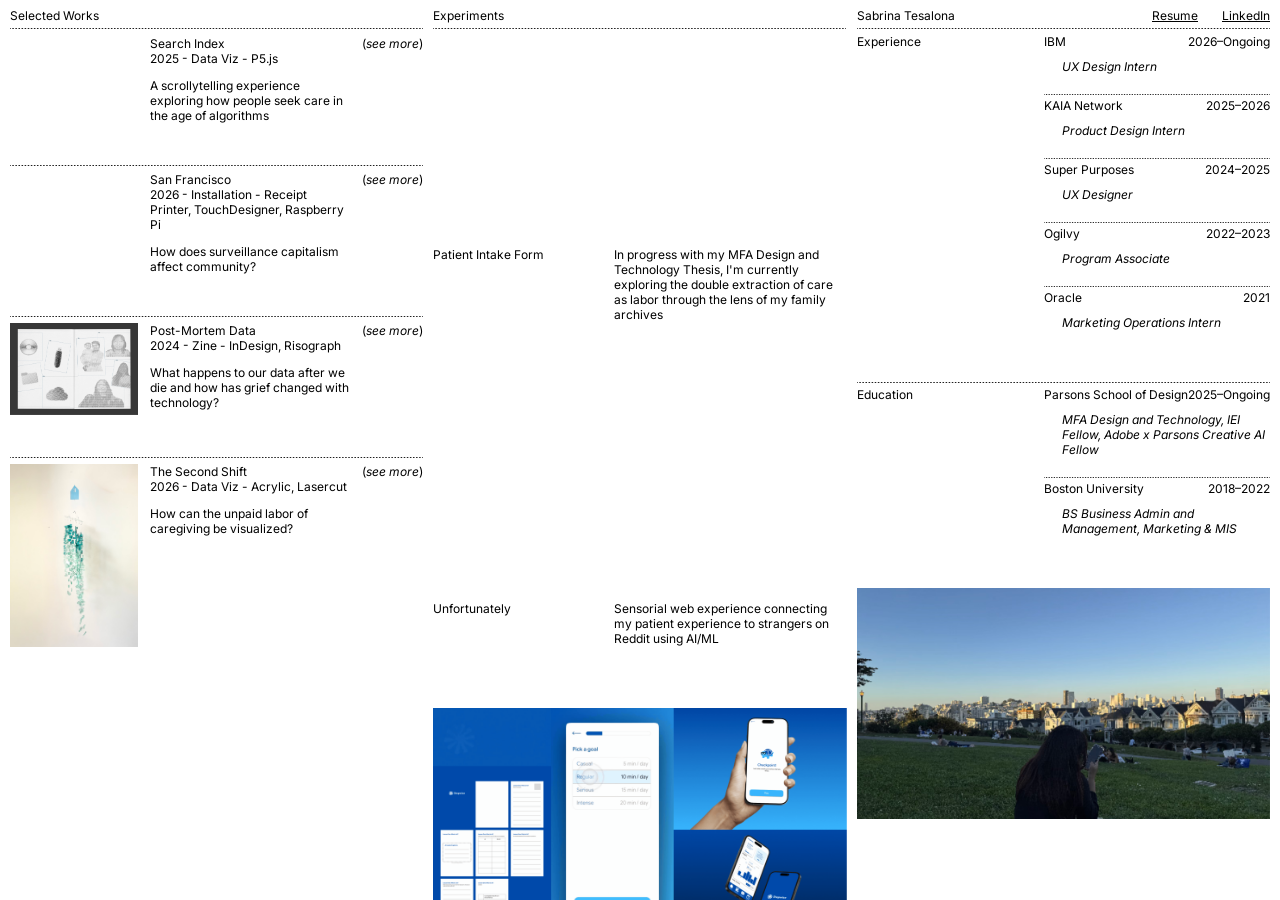
<file: index.html>
<!DOCTYPE html>
<html lang="en">
<head>
  <meta charset="utf-8">
  <meta name="viewport" content="width=device-width, initial-scale=1">
  <title>Sabrina Tesalona | Portfolio</title>
  <link rel="preconnect" href="https://fonts.googleapis.com">
  <link rel="preconnect" href="https://fonts.gstatic.com" crossorigin>
  <link rel="stylesheet" href="https://fonts.googleapis.com/css2?family=Inter:ital,wght@0,400;1,400&display=swap">
  <link rel="stylesheet" href="style.css">
</head>
<body>

  <!-- Three columns. On wide screens each one scrolls on its own. -->
  <main class="columns">

    <!-- ========== COLUMN 1: SELECTED WORKS ========== -->
    <section class="column" aria-labelledby="works-title">
      <h2 class="column-title rule" id="works-title">Selected Works</h2>

      <div class="column-scroll" tabindex="0">

        <!-- Copy one <article> block for each project -->
        <article class="work">
          <video class="work-thumb" src="media/search-index.mp4" width="1280" height="720"
               autoplay loop muted playsinline></video>
          <div class="work-text">
            <h3>Search Index</h3>
            <p>2025 - Data Viz - P5.js</p>
            <p class="work-desc">A scrollytelling experience exploring how people seek care in the age of algorithms</p>
          </div>
          <a class="see-more" href="search-index.html">(<em>see more</em>)</a>
        </article>

        <article class="work rule">
          <video class="work-thumb" src="media/san-francisco.mp4" width="1280" height="1750"
               autoplay loop muted playsinline></video>
          <div class="work-text">
            <h3>San Francisco</h3>
            <p>2026 - Installation - Receipt Printer, TouchDesigner, Raspberry Pi</p>
            <p class="work-desc">How does surveillance capitalism affect community?</p>
          </div>
          <a class="see-more" href="san-francisco.html">(<em>see more</em>)</a>
        </article>

        <article class="work rule">
          <img class="work-thumb" src="images/bFPk301LNNfX5TovCD6dHgMeLp4 (3).webp"
               alt="Cover of the Post-Mortem Data zine: bold white title on a dark gray background" width="128" height="171">
          <div class="work-text">
            <h3>Post-Mortem Data</h3>
            <p>2024 - Zine - InDesign, Risograph</p>
            <p class="work-desc">What happens to our data after we die and how has grief changed with technology?</p>
          </div>
          <a class="see-more" href="post-mortem-zine.html">(<em>see more</em>)</a>
        </article>

        <article class="work rule">
          <img class="work-thumb" src="images/Zu0WzbyUPDaUpHBpzIaMk73jJDA.avif"
               alt="The Second Shift: a hanging mobile of teal acrylic shapes topped with a small house, against a white wall" width="128" height="171">
          <div class="work-text">
            <h3>The Second Shift</h3>
            <p>2026 - Data Viz - Acrylic, Lasercut</p>
            <p class="work-desc">How can the unpaid labor of caregiving be visualized?</p>
          </div>
          <a class="see-more" href="the-second-shift.html">(<em>see more</em>)</a>
        </article>

      </div>
    </section>

    <!-- ========== COLUMN 2: EXPERIMENTS ========== -->
    <section class="column" aria-labelledby="experiments-title">
      <h2 class="column-title rule" id="experiments-title">Experiments</h2>

      <div class="column-scroll" tabindex="0">

        <!-- Copy one <article> block for each experiment.
             Swap the placeholder for an <img class="experiment-media">
             or <video class="experiment-media" controls loop muted playsinline>. -->
          <article class="experiment">
          <video class="experiment-media" src="media/patient-intake.mp4" width="1280" height="858"
               autoplay loop muted playsinline></video>
          <div class="experiment-caption">
            <h3>Patient Intake Form</h3>
            <p>In progress with my MFA Design and Technology Thesis, I'm currently exploring the double extraction of care as labor through the lens of my family archives</p>
          </div>
        </article>

              <article class="experiment">
          <video class="experiment-media" src="media/unfortunately.mp4" width="1280" height="674"
               autoplay loop muted playsinline></video>
          <div class="experiment-caption">
            <h3>Unfortunately</h3>
            <p>Sensorial web experience connecting my patient experience to strangers on Reddit using AI/ML</p>
          </div>
        </article>

        <article class="experiment">
          <img class="experiment-media" src="images/While There’s Still Time (1).gif"
               alt="Stepwise app screens: blue sign-up flow, onboarding pages, and the app shown on phones" width="538" height="301">
          <div class="experiment-caption">
            <h3>Stepwise</h3>
            <p>For my Impact Entrepreneurship Fellowship, I'm developing a program that improves tech literacy for senior citizens</p>
          </div>
        </article>

        <article class="experiment">
          <img class="experiment-media" src="images/ZRlcEYFmFTbICRnKK7sZkTTHBV8.webp"
               alt="NotifAI concept: a handheld device with Scan, Verify and Share steps" width="538" height="301">
          <div class="experiment-caption">
            <h3>Adobe x Parsons Not Generated: NotifAI</h3>
            <p>Using Adobe Firefly, I explored how future devices can earn our trust based on experiences of vulnerable populations becoming more susceptible to believing fake synthetic content</p>
          </div>
        </article>

        <article class="experiment">
         <img class="experiment-media" src="images/AaEb0GnpBFKwx60zzc9qdJuXp0.avif"
               alt="Hold Space welcome kit: an open white box with a printed collage inside" width="538" height="301">
          <div class="experiment-caption">
            <h3>NYC Dept of Cultural Affairs: Hold Space</h3>
            <p>A welcome kit designed for our client to showcase the value of renting spaces to artists for landlords</p>
          </div>
        </article>

      <article class="experiment">
          <img class="experiment-media" src="images/NW0SXY4PjBkjpZRV0vSrbSMXRk.avif"
               alt="Route of Color: grid of colorful square tiles made from building colors, with a legend" width="538" height="301">
          <div class="experiment-caption">
            <h3>Route of Color</h3>
            <p>Inspired by Spencer Finch's Ulysses, I tracked building colors I saw on my walk to school for two weeks</p>
          </div>
        </article>

        <article class="experiment">
          <img class="experiment-media" src="images/FAFeV6iih0Ny4rPv6mUjZTG15g.avif"
               alt="Four Spaces of Care festival posters in red, olive, orange and blue" width="538" height="301">
          <div class="experiment-caption">
            <h3>Spaces of Care</h3>
            <p>A workshop/exhibition for Parsons' Visibilize-ing Care Festival 2026 <a class="ext-arrow" href="https://parsons.edu/carelab/spaces-of-care/" target="_blank" rel="noopener" aria-label="View Spaces of Care on the Parsons site">↗</a></p>
          </div>
        </article>

        <article class="experiment">
          <img class="experiment-media" src="images/Untitled Design (13).png"
               alt="Handmade ceramic vase with a green drip glaze over unglazed clay" width="538" height="301">
          <div class="experiment-caption">
            <h3>Ceramics</h3>
            <p>Personal summer challenge</p>
          </div>
        </article>
      </div>
    </section>

    <!-- ========== COLUMN 3: ABOUT / CV ========== -->
    <section class="column" aria-labelledby="name-title">
      <div class="column-title rule about-title">
        <h1 id="name-title">Sabrina Tesalona</h1>
        <p class="about-links">
          <a href="media/Sabrina%20Tesalona%20-%20September%202026%20Resume%20(1).pdf" target="_blank" rel="noopener">Resume</a>
          <a href="https://www.linkedin.com/in/sabrina-tesalona/" target="_blank" rel="noopener">LinkedIn</a>
        </p>
      </div>

      <div class="column-scroll about-fixed">

        <div class="cv-section">
          <h2>Experience</h2>
          <ul class="cv-list">
            <li class="cv-entry">
              <span class="cv-org">IBM</span>
              <span class="cv-dates">2026–Ongoing</span>
              <em class="cv-role">UX Design Intern</em>
            </li>
            <li class="cv-entry rule-short">
              <span class="cv-org">KAIA Network</span>
              <span class="cv-dates">2025–2026</span>
              <em class="cv-role">Product Design Intern</em>
            </li>
            <li class="cv-entry rule-short">
              <span class="cv-org">Super Purposes</span>
              <span class="cv-dates">2024–2025</span>
              <em class="cv-role">UX Designer</em>
            </li>
            <li class="cv-entry rule-short">
              <span class="cv-org">Ogilvy</span>
              <span class="cv-dates">2022–2023</span>
              <em class="cv-role">Program Associate</em>
            </li>
            <li class="cv-entry rule-short">
              <span class="cv-org">Oracle</span>
              <span class="cv-dates">2021</span>
              <em class="cv-role">Marketing Operations Intern</em>
            </li>
          </ul>
        </div>

        <div class="cv-section rule">
          <h2>Education</h2>
          <ul class="cv-list">
            <li class="cv-entry">
              <span class="cv-org">Parsons School of Design</span>
              <span class="cv-dates">2025–Ongoing</span>
              <em class="cv-role">MFA Design and Technology, IEI Fellow, Adobe x Parsons Creative AI Fellow</em>
            </li>
            <li class="cv-entry rule-short">
              <span class="cv-org">Boston University</span>
              <span class="cv-dates">2018–2022</span>
              <em class="cv-role">BS Business Admin and Management, Marketing &amp; MIS</em>
            </li>
          </ul>
        </div>

        <!-- Placeholder: swap for an <img class="about-image"> -->
        <img class="about-image" src="images/yjosdcMtFvVtUyKw8MOSs6mNYw.avif"
               alt="A person sitting on the grass in Alamo Square at sunset, with the Painted Ladies and San Francisco skyline behind" width="538" height="301">

      </div>
    </section>

  </main>

  <script src="zoom.js"></script>
</body>
</html>
</file>
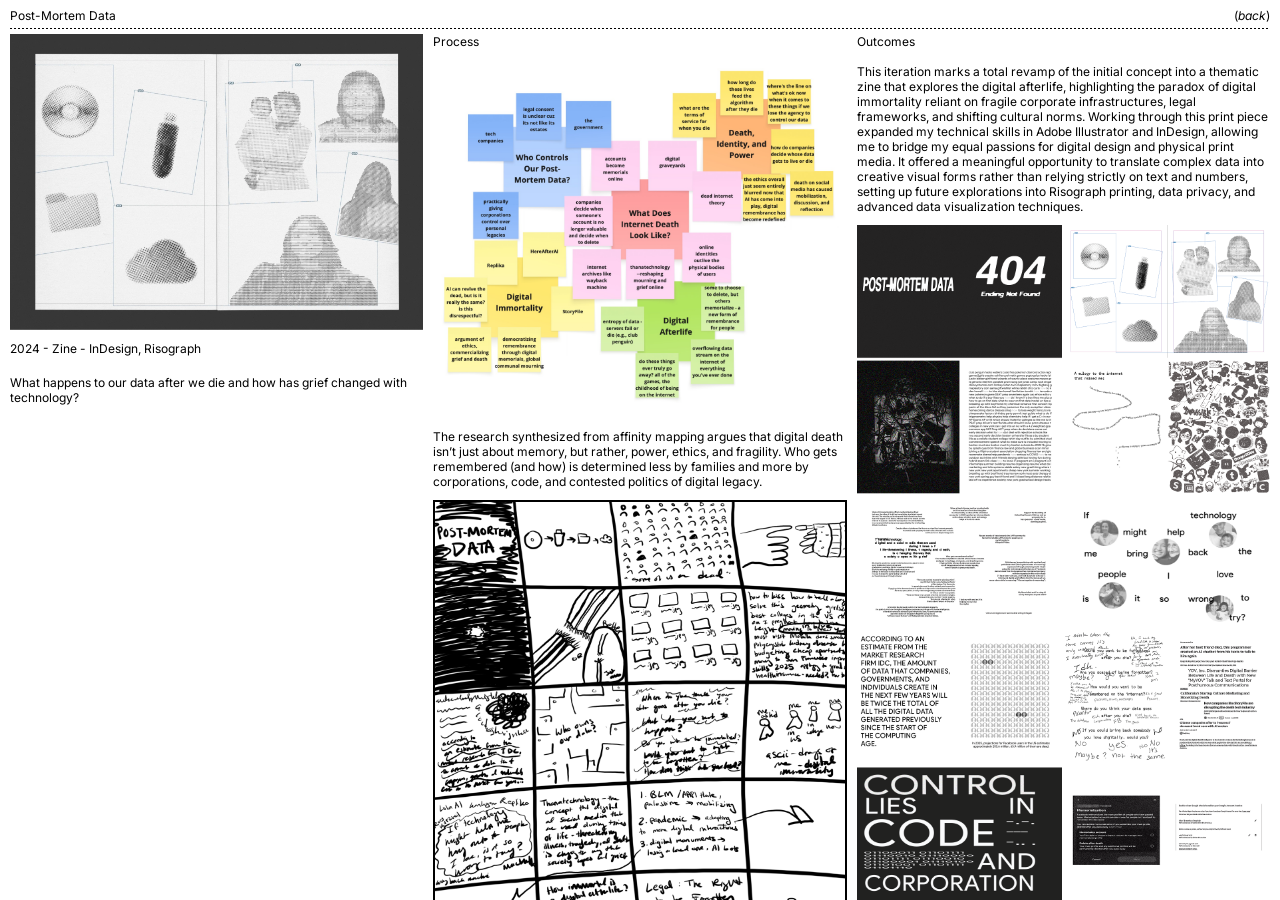
<file: post-mortem-zine.html>
<!DOCTYPE html>
<html lang="en">
<head>
  <meta charset="utf-8">
  <meta name="viewport" content="width=device-width, initial-scale=1">
  <title>Post-Mortem Zine | Sabrina Tesalona</title>
  <link rel="preconnect" href="https://fonts.googleapis.com">
  <link rel="preconnect" href="https://fonts.gstatic.com" crossorigin>
  <link rel="stylesheet" href="https://fonts.googleapis.com/css2?family=Inter:ital,wght@0,400;1,400&display=swap">
  <link rel="stylesheet" href="style.css">
</head>
<body>

  <!-- CASE STUDY: three columns, each scrolls on its own on wide screens.-->
  <div class="case-page">

    <header class="case-header">
      <h1 id="case-title">Post-Mortem Data</h1>
      <a href="index.html">(<em>back</em>)</a>
    </header>

  <main class="columns case">

    <!-- ========== COLUMN 1: OVERVIEW ========== -->
    <section class="column" aria-labelledby="case-title">

      <div class="column-scroll" tabindex="0">
        <img class="case-thumb" src="images/bFPk301LNNfX5TovCD6dHgMeLp4 (3).webp"
               alt="Cover of the Post-Mortem Data zine: bold white title on a dark gray background" width="128" height="171">
        <p class="case-context">2024 - Zine - InDesign, Risograph</p>
        <p class="case-desc">What happens to our data after we die and how has grief changed with technology?</p>
      </div>
    </section>

    <!-- ========== COLUMN 2: PROCESS ========== -->
    <section class="column" aria-label="Process">
      <h2 class="case-col-title">Process</h2>
      <div class="column-scroll case-stack" tabindex="0">
        <img class="case-thumb" src="images/sdfsdfds.png"
               alt="Sticky-note mind map asking what internet death looks like, grouped by theme" width="128" height="171">
        <div class="case-text">
          <p>The research synthesized from affinity mapping argues that digital death isn’t just about memory, but rather, power, ethics, and fragility. Who gets remembered (and how) is determined less by families and more by corporations, code, and contested politics of digital legacy.</p>
        </div>

        <img class="case-thumb" src="images/sdffsdsfd.png"
               alt="Hand-drawn thumbnail sketches of the zine's pages" width="128" height="171">
        <div class="case-text">
          <p>Moving away from an exclusively legal analysis of post-mortem data, this iteration pivots toward the deeply personal and emotional dimensions of our digital lives. While legislative boundaries provide structure, they often miss the human reality: our digital and physical selves have become inextricably interwoven. By anchoring the project in personal reflection by examining how growing up online shapes identity, emotional attachment, and legacy, this phase broadens the inquiry beyond data ownership to explore what our digital footprints truly mean to us and those we leave behind.</p>
        </div>

      </div>
    </section>

    <!-- ========== COLUMN 3: OUTCOMES ========== -->
    <section class="column" aria-label="Outcomes">
      <h2 class="case-col-title">Outcomes</h2>
      <div class="column-scroll case-stack" tabindex="0">
        <div class="case-text">
          <p>This iteration marks a total revamp of the initial concept into a thematic zine that explores the digital afterlife, highlighting the paradox of digital immortality reliant on fragile corporate infrastructures, legal frameworks, and shifting cultural norms. Working through this print piece expanded my technical skills in Adobe Illustrator and InDesign, allowing me to bridge my equal passions for digital design and physical print media. It offered a meaningful opportunity to translate complex data into creative visual forms rather than relying strictly on text and numbers, setting up future explorations into Risograph printing, data privacy, and advanced data visualization techniques.</p>
        </div>

        <img class="case-thumb" src="images/sdfsfsdf.png"
               alt="Spread of finished zine pages, including a 404 cover and a Control Lies in Code and Corporation page" width="128" height="171">
      </div>
    </section>

  </main>

  </div>

  <script src="zoom.js"></script>
</body>
</html>
</file>
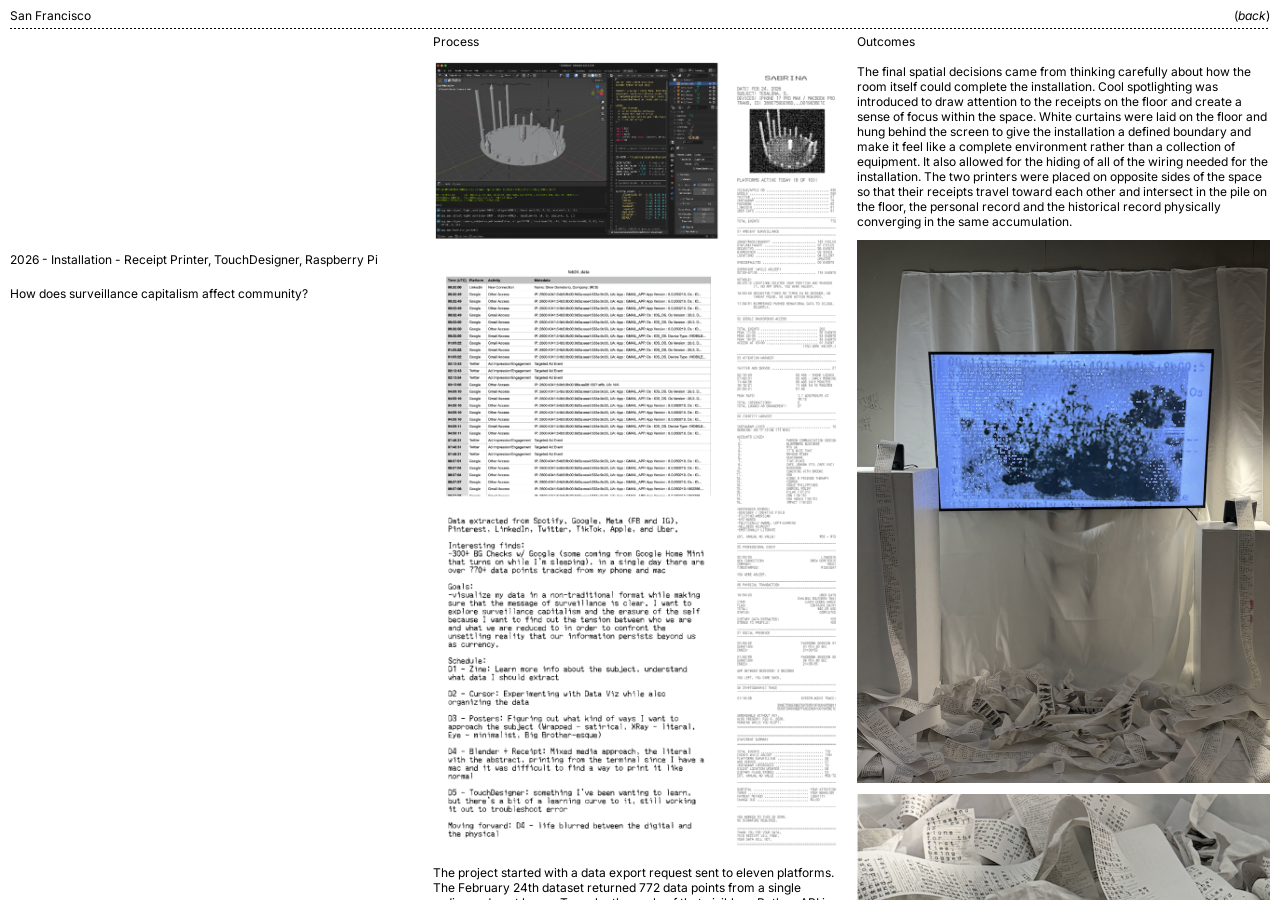
<file: san-francisco.html>
<!DOCTYPE html>
<html lang="en">
<head>
  <meta charset="utf-8">
  <meta name="viewport" content="width=device-width, initial-scale=1">
  <title>San Francisco | Sabrina Tesalona</title>
  <link rel="preconnect" href="https://fonts.googleapis.com">
  <link rel="preconnect" href="https://fonts.gstatic.com" crossorigin>
  <link rel="stylesheet" href="https://fonts.googleapis.com/css2?family=Inter:ital,wght@0,400;1,400&display=swap">
  <link rel="stylesheet" href="style.css">
</head>
<body>

  <!-- CASE STUDY: three columns, each scrolls on its own on wide screens.-->
  <div class="case-page">

    <header class="case-header">
      <h1 id="case-title">San Francisco</h1>
      <a href="index.html">(<em>back</em>)</a>
    </header>

  <main class="columns case">

    <!-- ========== COLUMN 1: OVERVIEW ========== -->
    <section class="column" aria-labelledby="case-title">

      <div class="column-scroll" tabindex="0">
        <video class="case-thumb case-thumb-flex" src="media/san-francisco.mp4" width="1280" height="1750"
               autoplay loop muted playsinline></video>
        <p class="case-context">2026 - Installation - Receipt Printer, TouchDesigner, Raspberry Pi</p>
        <p class="case-desc">How does surveillance capitalism affect community?</p>
      </div>
    </section>

    <!-- ========== COLUMN 2: PROCESS ========== -->
    <section class="column" aria-label="Process">
      <h2 class="case-col-title">Process</h2>
      <div class="column-scroll case-stack" tabindex="0">
         <img class="case-thumb" src="images/Screenshot 2026-11-02 at 10.00.41 AM.png"
               alt="Process notes with a Blender 3D model, a table of personal data exports and a printed receipt" width="128" height="171">
        <div class="case-text">
          <p>The project started with a data export request sent to eleven platforms. The February 24th
dataset returned 772 data points from a single ordinary day at home. To make the scale of that
visible, a Python API in Blender was used to generate a 3D sculptural rendering of the dataset,
and the findings were formatted as a transactional receipt, with platform names as vendor
names, data events as line items, and payment method reading IDENTITY.</p>
        </div>

         <img class="case-thumb" src="images/Screenshot 2026-11-02 at 10.00.55 AM.png"
               alt="Terminal output of an activity receipt above a photo of a flower bush blended with data text" width="128" height="171">
        <img class="case-thumb" src="images/Screenshot 2026-11-02 at 10.01.05 AM.png"
               alt="Typewriter-style receipt text layered over an activity log of transactions" width="128" height="171">
        <div class="case-text">
          <p>After feedback that the piece needed a more specific, eventful center, the focus shifted to a
specific milestone: a first solo trip to San Francisco, March 13 through 21, 2026. The
surveillance data from the trip was exported in the same process as the last iteration and mixed
with journal entries written during the same week. A TouchDesigner network mapped the
dataset to visual properties and composited the data visualization over trip footage, with journal
text generating over the video in real time. A Tone.js file was created from the dataset to act as
background music for the video.</p>

         <img class="case-thumb" src="images/Screenshot 2026-11-02 at 10.01.20 AM.png"
               alt="Strips of video frames arranged in columns" width="128" height="171">
        <img class="case-thumb" src="images/Screenshot 2026-11-02 at 10.01.28 AM.png"
               alt="Dozens of printed receipts laid out in a grid on a dark background" width="128" height="171">
        <div class="case-text">
          <p>To make the film feel made rather than generated, the TouchDesigner export was printed frame
by frame, each frame physically cut by hand and scanned back in to build the stop motion
animation. The misalignments and paper texture from the process are visible in the final film.</p>
        </div>

        <img class="case-thumb" src="images/Screenshot 2026-11-02 at 10.01.40 AM.png"
               alt="Layout of protest photos, archival video stills and poem text about the I-Hotel and Filipino manongs" width="128" height="171">
        <div class="case-text">
          <p>The final iteration introduced a second printer and a second archive into the film to intersect with
my own archives. Historical displacement events in San Francisco, from the I-Hotel eviction in
1977 to the Waymo protests in 2024, were formatted in the same receipt structure as the
personal surveillance data and overlaid with the testimonies of people who lived through them.
The voices of protest appear in and out alongside the Tone.js audio in the video to further the
intersection between archives. Two receipts now print simultaneously: one personal, one
historical. The dialogue between them is the argument.</p>
        </div>

         <img class="case-thumb" src="images/Screenshot 2026-11-02 at 10.01.48 AM.png"
               alt="Early setup: a projector screen showing a bridge, a monitor, and receipt paper piling on pedestals" width="128" height="171">
        <div class="case-text">
          <p>The installation setup went through its own round of iteration. The original plan was to place the
two printers on pedestals of different heights, with the historical printer elevated on a taller
pedestal behind a shorter one, so that the two receipts would descend along the same path and
accumulate together on the floor. Material constraints changed the final configuration, but the
intention of the two records converging in the same physical space remained central to the
design.</p>
        </div>

        <img class="case-thumb" src="images/Screenshot 2026-11-02 at 10.01.56 AM.png"
               alt="Raspberry Pi wired to a receipt printer on a wooden box" width="128" height="171">
        <div class="case-text">
          <p>To run both printers simultaneously, a Raspberry Pi was introduced to operate the historical
printer autonomously, since a single laptop could only drive one printer at a time. The Pi runs
the print script on boot, so the historical receipt starts automatically when the power strip is
switched on, without any manual input.</p>
        </div>
      </div>
    </section>

    <!-- ========== COLUMN 3: OUTCOMES ========== -->
    <section class="column" aria-label="Outcomes">
      <h2 class="case-col-title">Outcomes</h2>
      <div class="column-scroll case-stack" tabindex="0">
        <div class="case-text">
          <p>The final spatial decisions came from thinking carefully about how the room itself could
complete the installation. Cool spotlighting was introduced to draw attention to the receipts on
the floor and create a sense of focus within the space. White curtains were laid on the floor and
hung behind the screen to give the installation a defined boundary and make it feel like a
complete environment rather than a collection of equipment. It also allowed for the hiding of all
of the wiring needed for the installation. The two printers were placed on opposite sides of the
space so that their receipts travel toward each other and intersect in the pile on the floor, the
personal record and the historical record physically converging in the same accumulation.</p>
        </div>

         <img class="case-thumb" src="images/Screenshot 2026-11-02 at 10.00.14 AM.png"
               alt="Final installation: a screen in a white-curtained space, with receipts spilling across the floor" width="128" height="171">
        <img class="case-thumb" src="images/Screenshot 2026-11-02 at 10.00.01 AM.png"
               alt="Close-up of curled receipt paper piled up" width="128" height="171">
         <img class="case-thumb" src="images/Screenshot 2026-11-02 at 10.02.05 AM.png"
               alt="Setting up the installation on a laptop in front of the screen and receipt pile" width="128" height="171">
      </div>
    </section>

  </main>

  </div>

  <script src="zoom.js"></script>
</body>
</html>
</file>
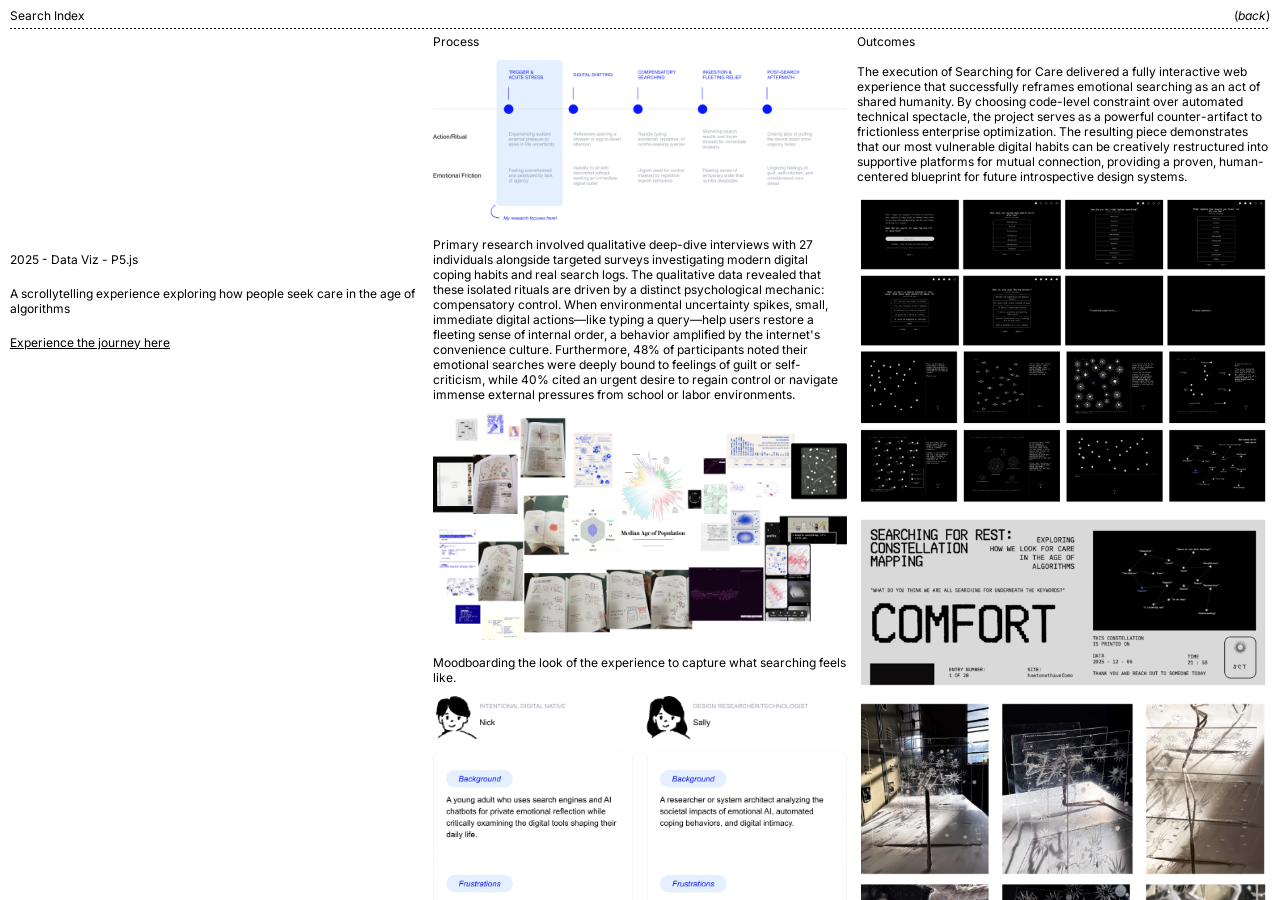
<file: search-index.html>
<!DOCTYPE html>
<html lang="en">
<head>
  <meta charset="utf-8">
  <meta name="viewport" content="width=device-width, initial-scale=1">
  <title>Search Index | Sabrina Tesalona</title>
  <link rel="preconnect" href="https://fonts.googleapis.com">
  <link rel="preconnect" href="https://fonts.gstatic.com" crossorigin>
  <link rel="stylesheet" href="https://fonts.googleapis.com/css2?family=Inter:ital,wght@0,400;1,400&display=swap">
  <link rel="stylesheet" href="style.css">
</head>
<body>

  <!-- CASE STUDY: three columns, each scrolls on its own on wide screens.-->
  <div class="case-page">

    <header class="case-header">
      <h1 id="case-title">Search Index</h1>
      <a href="index.html">(<em>back</em>)</a>
    </header>

  <main class="columns case">

    <!-- ========== COLUMN 1: OVERVIEW ========== -->
    <section class="column" aria-labelledby="case-title">

      <div class="column-scroll" tabindex="0">
        <video class="case-thumb" src="media/search-index.mp4" width="1280" height="720"
               autoplay loop muted playsinline></video>
        <p class="case-context">2025 - Data Viz - P5.js</p>
        <p class="case-desc">A scrollytelling experience exploring how people seek care in the age of algorithms</p>
        <p class="case-desc"><a class="text-link" href="https://editor.p5js.org/sabtesalona/sketches/1GPHctO7I" target="_blank" rel="noopener">Experience the journey here</a></p>
      </div>
    </section>

    <!-- ========== COLUMN 2: PROCESS ========== -->
    <section class="column" aria-label="Process">
      <h2 class="case-col-title">Process</h2>
      <div class="column-scroll case-stack" tabindex="0">
        <img class="case-thumb" src="images/eVGVxytKY9sgpGnmc89UZBQA.avif"
               alt="Journey map of digital coping, from trigger and acute stress to post-search aftermath, with actions and emotional friction for each stage" width="238" height="301">
        <div class="case-text">
          <p>Primary research involved qualitative deep-dive interviews with 27 individuals alongside targeted surveys investigating modern digital coping habits and real search logs. The qualitative data revealed that these isolated rituals are driven by a distinct psychological mechanic: compensatory control. When environmental uncertainty spikes, small, immediate digital actions—like typing a query—help users restore a fleeting sense of internal order, a behavior amplified by the internet's convenience culture. Furthermore, 48% of participants noted their emotional searches were deeply bound to feelings of guilt or self-criticism, while 40% cited an urgent desire to regain control or navigate immense external pressures from school or labor environments.</p>
        </div>

        <img class="case-thumb" src="images/ISyoZ4ELdQ6JWUIhsEZsTgqdhw4.avif"
               alt="Moodboard of data visualizations, sketchbook pages and constellation-like graphics" width="238" height="301">
        <div class="case-text">
          <p>Moodboarding the look of the experience to capture what searching feels like.</p>
        </div>

        <img class="case-thumb" src="images/PwF1InvlPt0oSC8hNH1uPsTe0iM.avif"
               alt="Two personas, Nick and Sally, with their backgrounds and frustrations" width="238" height="301">
        <div class="case-text">
          <p>The language and experience was designed to directly address the goals of two primary stakeholders: engaging critical technical navigators and emotional AI researchers</p>
        </div>

        <img class="case-thumb" src="images/Screenshot 2026-11-02 at 9.23.35 AM.png"
               alt="Gray wireframes of the experience's screens, including question prompts and loading spirals" width="238" height="301">
        <div class="case-text">
          <p>Initially, the interactions were purely fill in the blank questions, but it lacked narrative.</p>
        </div>

        <img class="case-thumb" src="images/Screenshot 2026-11-02 at 9.23.44 AM.png"
               alt="Gray wireframes of two long scrolling page layouts" width="238" height="301">
        <div class="case-text">
          <p>Pivoted to a scrollytelling format to expand narrative, but felt it lacked interactive moments for the user to engage with.</p>
        </div>
      
        <img class="case-thumb" src="images/Screenshot 2026-11-02 at 9.23.57 AM.png"
               alt="Sticky-note brainstorm wall above the p5.js code and an early dark version of the title screen" width="238" height="301">
        <div class="case-text">
          <p>Went on to combine storytelling structure with interactive moments to engage users. Also decided to complement the work with a physical component to memorialize experience.</p>
        </div>
      </div>
    </section>

    <!-- ========== COLUMN 3: OUTCOMES ========== -->
    <section class="column" aria-label="Outcomes">
      <h2 class="case-col-title">Outcomes</h2>
      <div class="column-scroll case-stack" tabindex="0">
        <div class="case-text">
          <p>The execution of Searching for Care delivered a fully interactive web experience that successfully reframes emotional searching as an act of shared humanity. By choosing code-level constraint over automated technical spectacle, the project serves as a powerful counter-artifact to frictionless enterprise optimization. The resulting piece demonstrates that our most vulnerable digital habits can be creatively restructured into supportive platforms for mutual connection, providing a proven, human-centered blueprint for future introspective design systems.</p>
        </div>

       <img class="case-thumb" src="images/Screenshot 2026-11-02 at 9.24.11 AM.png"
               alt="Grid of final screens: black pages with questions, answers and white star constellations" width="538" height="301">
        <img class="case-thumb" src="images/Screenshot 2026-11-02 at 9.24.25 AM.png"
               alt="Printed constellation receipt for Searching for Rest, with the word COMFORT and a constellation map" width="538" height="301">
        <img class="case-thumb" src="images/Screenshot 2026-11-02 at 9.24.38 AM.png"
               alt="Photos of etched clear acrylic panels showing star constellations, one labeled Comfort" width="538" height="301">
        <img class="case-thumb" src="images/videoframe_4233.png"
               alt="Title screen: Searching for Rest: How we look for Care in the Age of Algorithms, surrounded by faint search queries" width="538" height="301">
      </div>
    </section>

  </main>

  </div>

  <script src="zoom.js"></script>
</body>
</html>
</file>
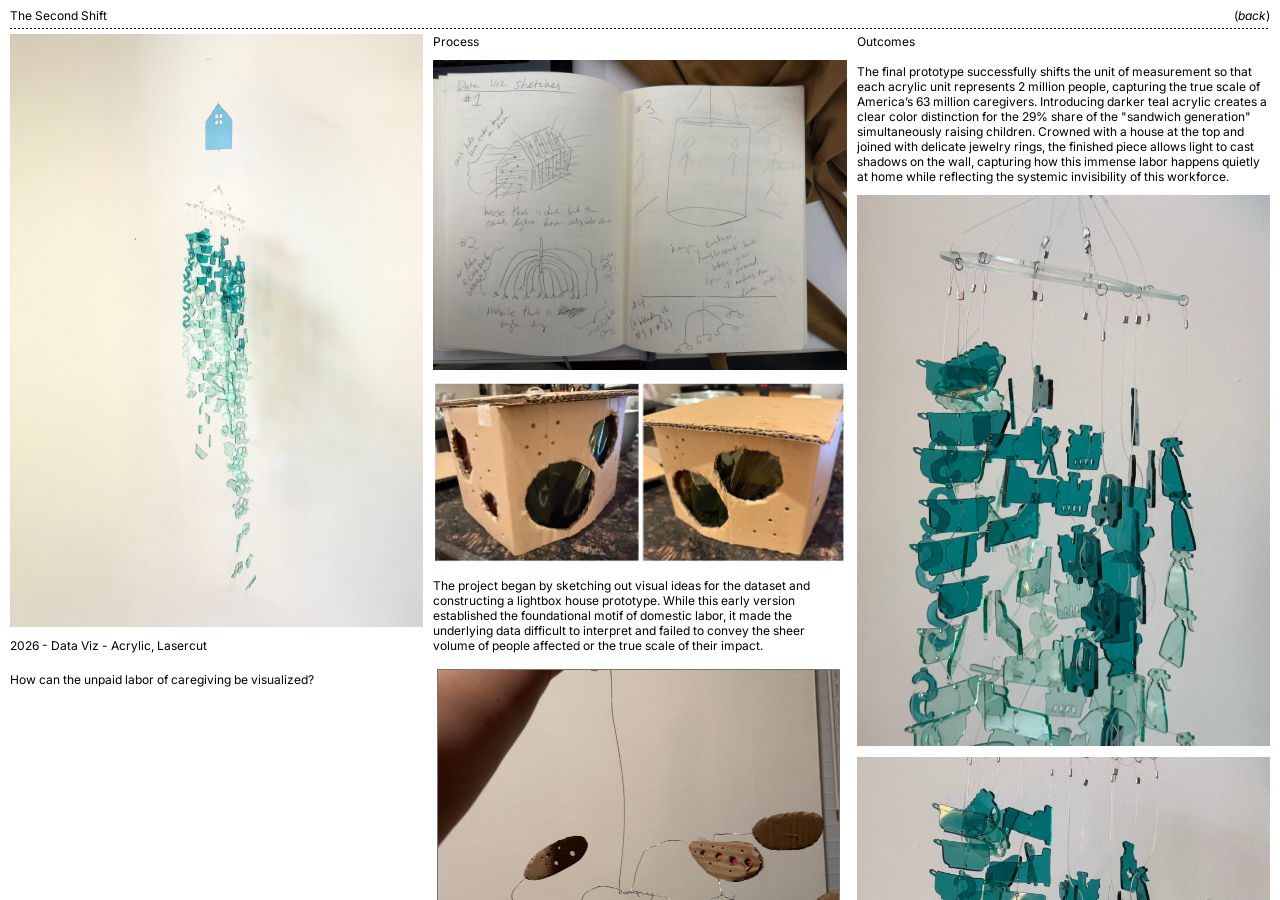
<file: the-second-shift.html>
<!DOCTYPE html>
<html lang="en">
<head>
  <meta charset="utf-8">
  <meta name="viewport" content="width=device-width, initial-scale=1">
  <title>The Second Shift | Sabrina Tesalona</title>
  <link rel="preconnect" href="https://fonts.googleapis.com">
  <link rel="preconnect" href="https://fonts.gstatic.com" crossorigin>
  <link rel="stylesheet" href="https://fonts.googleapis.com/css2?family=Inter:ital,wght@0,400;1,400&display=swap">
  <link rel="stylesheet" href="style.css">
</head>
<body>

  <!-- CASE STUDY: three columns, each scrolls on its own on wide screens.-->
  <div class="case-page">

    <header class="case-header">
      <h1 id="case-title">The Second Shift</h1>
      <a href="index.html">(<em>back</em>)</a>
    </header>

  <main class="columns case">

    <!-- ========== COLUMN 1: OVERVIEW ========== -->
    <section class="column" aria-labelledby="case-title">

      <div class="column-scroll" tabindex="0">
        <img class="case-thumb" src="images/Zu0WzbyUPDaUpHBpzIaMk73jJDA.avif"
               alt="The Second Shift: a hanging mobile of teal acrylic shapes topped with a small house, against a white wall">
        <p class="case-context">2026 - Data Viz - Acrylic, Lasercut</p>
        <p class="case-desc">How can the unpaid labor of caregiving be visualized?</p>
      </div>
    </section>

    <!-- ========== COLUMN 2: PROCESS ========== -->
    <section class="column" aria-label="Process">
      <h2 class="case-col-title">Process</h2>
      <div class="column-scroll case-stack" tabindex="0">
        <img class="case-thumb" src="images/IMG_2001 2.JPG"
               alt="Sketchbook pages with early ideas for hanging and boxed versions of the piece">
         <img class="case-thumb" src="images/Screenshot 2026-11-02 at 10.43.03 AM.png"
               alt="Cardboard prototype box with round holes cut in its sides">
        <div class="case-text">
          <p>The project began by sketching out visual ideas for the dataset and constructing a lightbox house prototype. While this early version established the foundational motif of domestic labor, it made the underlying data difficult to interpret and failed to convey the sheer volume of people affected or the true scale of their impact.</p>
        </div>

        <img class="case-thumb" src="images/Screenshot 2026-11-02 at 10.43.31 AM.png"
               alt="Early mobile prototype with oval wooden pieces hung on wire">
        <div class="case-text">
          <p>Drawing inspiration from Alexander Calder, the project shifted toward a mobile form to mirror the balance and instability of the caregiving experience. However, directly translating the granular survey percentages from the 2025 AARP and National Alliance for Caregiving national study into clear visual data within this kinetic structure remained a significant challenge.</p>
        </div>

        <img class="case-thumb" src="images/IMG_1217.jpg"
               alt="Black cutouts of half circles and stars hanging on a wire against a door">
        <div class="case-text">
          <p>This phase focused on creating a clearer distinction between instrumental activities of daily living, representing logistical work, and activities of daily living, representing intimate bodily work. By suspending these two task categories within a wired hand structure, the physical layout began to take shape, though feedback highlighted the need to make the individual task icons far more recognizable.</p>
        </div>

        <img class="case-thumb" src="images/IMG_1343 2.jpg"
               alt="Black acrylic cutout of a bathtub and shower with light blue circles">
        <div class="case-text">
          <p>To address legibility, the icons were redesigned to be instantly identifiable as specific caregiving tasks. However, executing the entire piece in a single uniform color—intended to rely solely on projected light and wall shadows for visual impact—proved visually unappealing and technically frustrating, ultimately obscuring the data rather than illuminating it.</p>
        </div>

        <img class="case-thumb" src="images/IMG_1967.jpg"
               alt="Clear acrylic rings with teal acrylic figures hanging below">
        <div class="case-text">
          <p>Moving away from the hand form, the structural layout was reorganized into concentric hanging rings to streamline visual communication. An inner ring was assigned to the logistical tasks while an outer ring held the bodily care tasks, establishing a cleaner, more readable hierarchy that better balanced the kinetic weight of the hanging components.</p>
        </div>
      </div>
    </section>

    <!-- ========== COLUMN 3: OUTCOMES ========== -->
    <section class="column" aria-label="Outcomes">
      <h2 class="case-col-title">Outcomes</h2>
      <div class="column-scroll case-stack" tabindex="0">
        <div class="case-text">
          <p>The final prototype successfully shifts the unit of measurement so that each acrylic unit represents 2 million people, capturing the true scale of America’s 63 million caregivers. Introducing darker teal acrylic creates a clear color distinction for the 29% share of the "sandwich generation" simultaneously raising children. Crowned with a house at the top and joined with delicate jewelry rings, the finished piece allows light to cast shadows on the wall, capturing how this immense labor happens quietly at home while reflecting the systemic invisibility of this workforce.</p>
        </div>

        <img class="case-thumb" src="images/IMG_1998 5.jpg"
               alt="Close-up of the finished mobile: rows of teal acrylic household shapes hanging from a clear bar">
        <img class="case-thumb" src="images/IMG_1997 2.jpg"
               alt="Close-up of teal acrylic pieces, with darker teal for the sandwich generation">
        <img class="case-thumb" src="images/IMG_1999.jpg"
               alt="Light teal acrylic pieces tapering down toward the bottom of the mobile">
      </div>
    </section>

  </main>

  </div>

  <script src="zoom.js"></script>
</body>
</html>
</file>
<file: style.css>
/* ---------- 1. YOUR PALETTE AND TYPE: change these first ---------- */
:root {
  --ink: #000000;          /* main text */
  --paper: #ffffff;        /* page background */
  --placeholder: #d9d9d9;  /* empty image boxes */

  --body: "Inter", system-ui, -apple-system, "Segoe UI", sans-serif;

  --gutter: 10px;          /* space around and between the columns */
}

/* ---------- 2. BASICS ---------- */
* { box-sizing: border-box; }

body {
  margin: 0;
  font-family: var(--body);
  font-size: 12px;
  line-height: 15px;
  color: var(--ink);
  background: var(--paper);
}

h1, h2, h3, p, ul {
  margin: 0;
  padding: 0;
  font: inherit;
}

ul { list-style: none; }

a { color: inherit; text-decoration: none; }
a:hover { text-decoration: underline; }

img, video { max-width: 100%; display: block; }

.placeholder { background: var(--placeholder); }

/* Dotted rules (from the Figma file) */
.rule {
  background: url("images/line-long.svg") left top / 100% 1px no-repeat;
}
.rule-short {
  background: url("images/line-short.svg") left top / 100% 1px no-repeat;
}

/* ---------- 3. THREE-COLUMN LAYOUT ---------- */
.columns {
  display: grid;
  /* three equal columns that stretch with the window */
  grid-template-columns: repeat(3, minmax(0, 1fr));
  gap: var(--gutter);
  height: 100vh;
  height: 100dvh;
  padding: 0 var(--gutter);
}

/* Each column: a fixed title on top, a scrolling area below */
.column {
  display: flex;
  flex-direction: column;
  min-height: 0;
}

.column-title {
  flex: none;
  height: 29px;
  padding-top: 8px;
  background-position: left bottom;
}

.column-scroll {
  flex: 1;
  min-height: 0;
  overflow-y: auto;
  overscroll-behavior: contain;
  scrollbar-width: none;
  padding-bottom: 40px;
}
.column-scroll::-webkit-scrollbar { display: none; }
.column-scroll:focus-visible { outline: 1px dotted var(--ink); }

/* ---------- 4. COLUMN 1: SELECTED WORKS ---------- */
.work {
  display: grid;
  grid-template-columns: 128px 1fr auto;
  column-gap: 12px;
  align-items: start;
  padding: 7px 0 42px;
}

.work-thumb {
  width: 128px;
  height: auto;   /* keeps each image's own proportions, no cropping */
}

/* Case study images: fill the column width, height follows each image (no cropping) */
.case-thumb {
  width: 100%;
  height: auto;
}

.work-desc { margin-top: 12px; }

.see-more { white-space: nowrap; }

/* ---------- 5. COLUMN 2: EXPERIMENTS ---------- */
.experiment { margin-bottom: 62px; }

.experiment-media {
  width: 100%;
  height: auto;   /* height follows each image, no cropping */
}

.experiment-caption {
  display: grid;
  grid-template-columns: 181px 1fr;
  align-items: baseline;
  margin-top: 11px;
}


/* ---------- 6. COLUMN 3: ABOUT / CV ---------- */
.cv-section {
  display: grid;
  grid-template-columns: 187px 1fr;
  padding: 5px 0 32px;
}

.cv-section h2 { padding-top: 0; }

.cv-entry {
  display: grid;
  grid-template-columns: 1fr auto;
  row-gap: 10px;
  padding: 4px 0 20px;
}
.cv-entry:first-child { padding-top: 0; }

.cv-dates { text-align: right; }

.cv-role {
  grid-column: 1 / -1;
  padding-left: 18px;
  max-width: 260px;
}

.about-image {
  width: 100%;
  aspect-ratio: 538 / 301;
  object-fit: cover;
  margin-top: 0;
}

/* About/CV column never scrolls: the image shrinks (cropping) to fit */
.about-fixed {
  display: flex;
  flex-direction: column;
  overflow: hidden;
  padding-bottom: var(--gutter);
}
.about-fixed > * { flex: none; }
.about-fixed .about-image {
  flex: 1 1 0;
  min-height: 0;
  aspect-ratio: auto;
  /* never taller than its normal 538:301 size (column width × 301/538) */
  max-height: calc((100vw - 4 * var(--gutter)) / 3 * 301 / 538);
}

/* Name on the left, Resume / LinkedIn on the right */
.about-title {
  display: flex;
  justify-content: space-between;
}

.about-links {
  display: flex;
  gap: 24px;
}
.about-links a { text-decoration: underline; }

/* ---------- 7. CASE STUDY PAGES ---------- */
/* Full-width title bar on top, three scrolling columns below */
.case-page {
  display: flex;
  flex-direction: column;
  height: 100vh;
  height: 100dvh;
}

.case-page .columns {
  flex: 1;
  min-height: 0;
  height: auto;
}

.case-header {
  flex: none;
  display: flex;
  justify-content: space-between;
  height: 29px;
  margin: 0 var(--gutter);
  padding-top: 8px;
  /* dotted line: 2px dash, 2px gap, across the full width */
  background: linear-gradient(to right, var(--ink) 50%, transparent 0) left bottom / 4px 1px repeat-x;
}

.case .column-scroll { padding-top: 5px; }

.case-media {
  width: 100%;
  aspect-ratio: 538 / 301;
  object-fit: cover;
}

.case-context { margin-top: 11px; }
.case-desc { margin-top: 19px; }

/* Columns 2 and 3: images and text blocks stacked with a small gap */
.case-stack > * + * { margin-top: 11px; }

.case-text p { margin-top: 15px; }

/* "Process" / "Outcomes" stay fixed above their scrolling column */
.case-col-title {
  flex: none;
  padding: 5px 0 11px;
}
.case .case-col-title + .column-scroll { padding-top: 0; }
.case-col-title + .column-scroll > .case-text:first-child > p:first-child { margin-top: 4px; }

/* ---------- 8. SMALLER SCREENS: stack the columns ---------- */
@media (max-width: 900px) {
  .columns {
    grid-template-columns: minmax(0, 1fr);
    height: auto;
    gap: 40px;
  }

  .column-scroll {
    overflow: visible;
    padding-bottom: 0;
  }

  .case-page { height: auto; }

  .work { grid-template-columns: 96px minmax(0, 1fr) auto; }
  .work-thumb { width: 96px; }
  .cv-section { grid-template-columns: 110px 1fr; }
  .experiment-caption { grid-template-columns: 120px 1fr; }
}

/* ---------- 9. CLICK-TO-ZOOM IMAGES ---------- */
.zoomable { cursor: zoom-in; }

.zoom-overlay {
  position: fixed;
  inset: 0;
  z-index: 100;
  display: flex;
  align-items: center;
  justify-content: center;
  padding: 20px;
  background: rgba(255, 255, 255, 0.96);
  cursor: zoom-out;
}
.zoom-overlay[hidden] { display: none; }

.zoom-overlay img {
  max-width: 100%;
  max-height: 100%;
  object-fit: contain;
}

.text-link { text-decoration: underline; }
.ext-arrow { display: inline-block; padding: 0 2px; }
.ext-arrow:hover { text-decoration: none; transform: translate(1px, -1px); }
</file>
